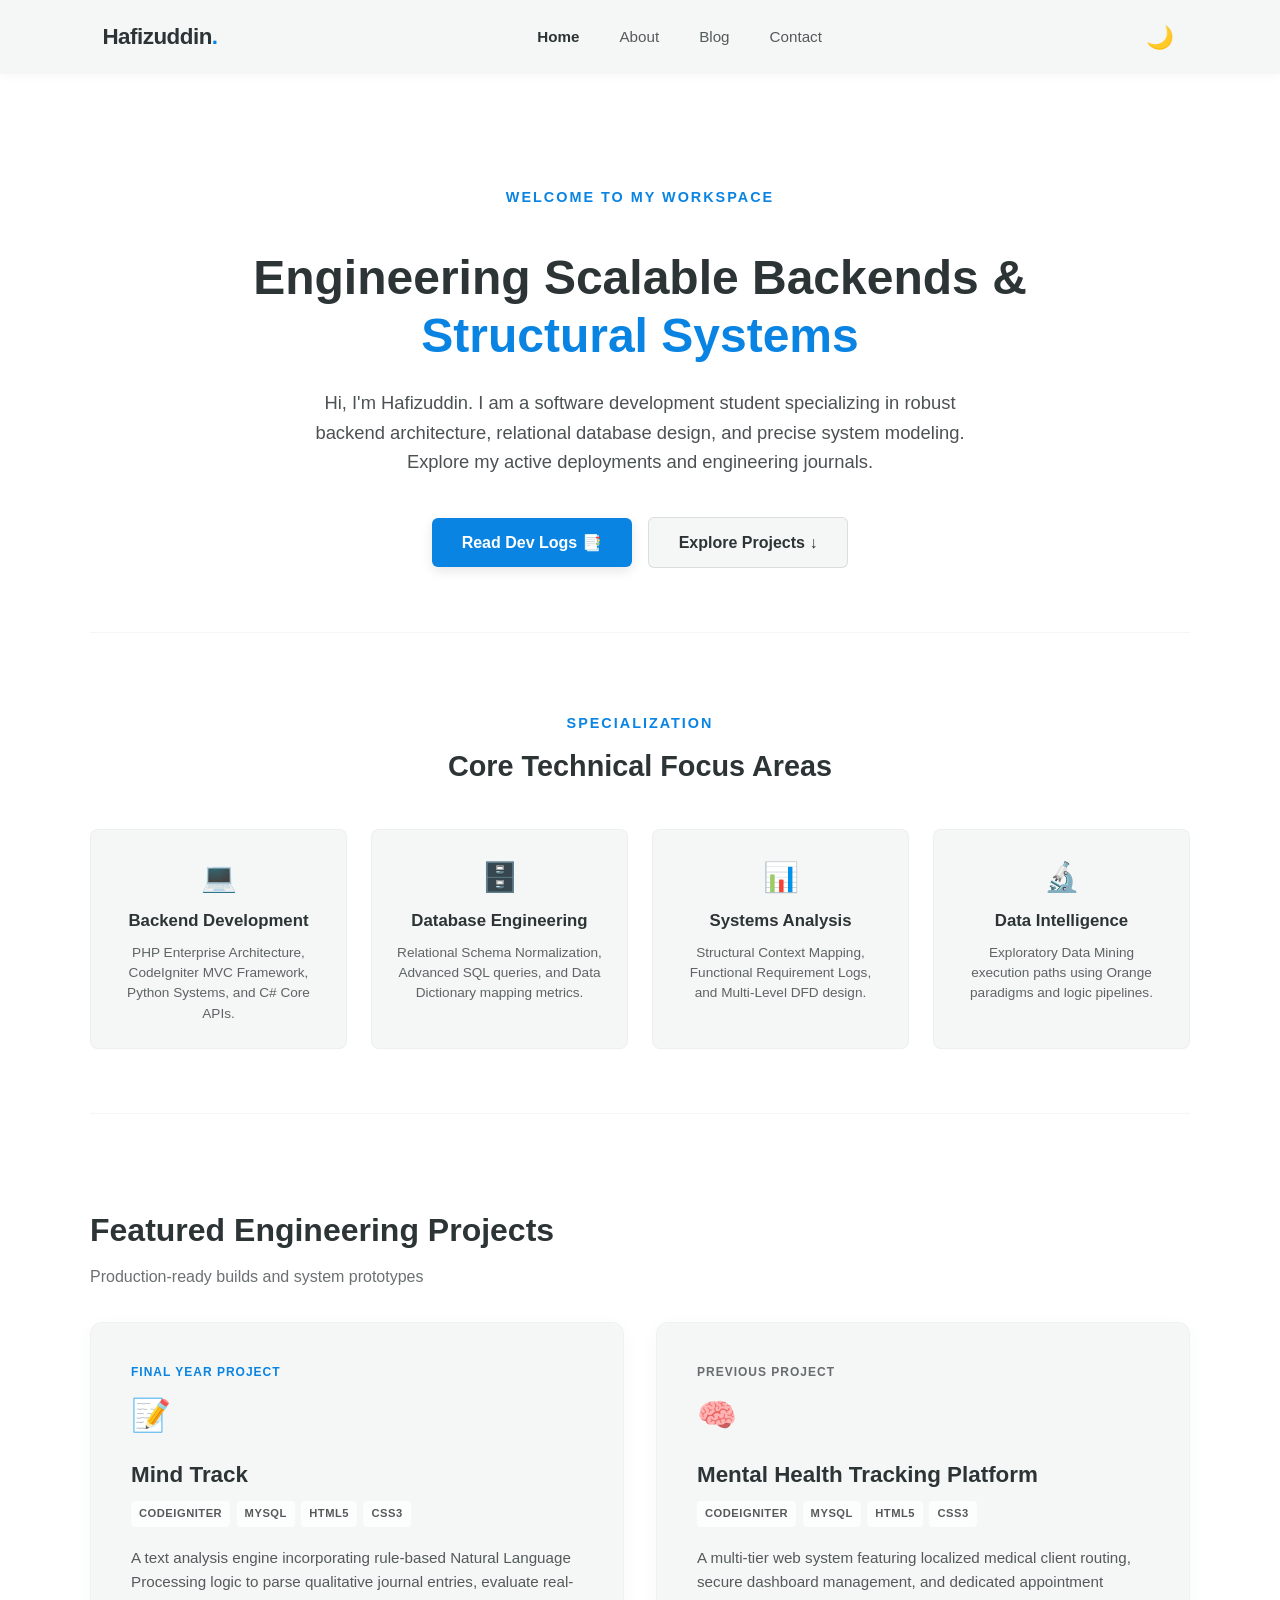
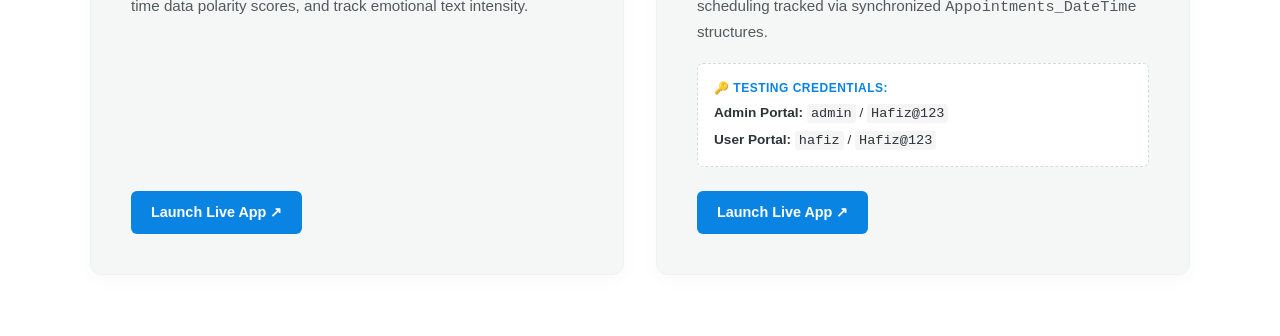
<file: index.html>
<!DOCTYPE html>
<html lang="en">
<head>
    <meta charset="UTF-8">
    <meta name="viewport" content="width=device-width, initial-scale=1.0">
    <title>Hafizuddin | Dev Portfolio</title>
    <link rel="stylesheet" href="css/style.css">
</head>
<body>

    <nav style="display: flex; justify-content: space-between; align-items: center; padding: 1.2rem 8%; background: var(--secondary-bg); box-shadow: 0 2px 10px rgba(0,0,0,0.03); position: sticky; top: 0; z-index: 1000;">
        <div class="logo" style="font-size: 1.4rem; font-weight: 800; letter-spacing: -0.5px;">
            Hafizuddin<span style="color: var(--accent-color);">.</span>
        </div>
        
        <ul class="nav-links" style="display: flex; list-style: none; gap: 2.5rem; margin: 0; padding: 0; align-items: center;">
            <li><a href="index.html" style="text-decoration: none; color: var(--text-color); font-weight: 600; font-size: 0.95rem; transition: color 0.2s;">Home</a></li>
            <li><a href="about.html" style="text-decoration: none; color: var(--text-color); font-weight: 500; font-size: 0.95rem; opacity: 0.8; transition: opacity 0.2s, color 0.2s;">About</a></li>
            <li><a href="blog.html" style="text-decoration: none; color: var(--text-color); font-weight: 500; font-size: 0.95rem; opacity: 0.8; transition: opacity 0.2s, color 0.2s;">Blog</a></li>
            <li><a href="contact.html" style="text-decoration: none; color: var(--text-color); font-weight: 500; font-size: 0.95rem; opacity: 0.8; transition: opacity 0.2s, color 0.2s;">Contact</a></li>
        </ul>
        
        <button id="theme-toggle" style="cursor:pointer; border:none; background:none; font-size:1.4rem; display: flex; align-items: center; justify-content: center; transition: transform 0.2s; padding: 4px;" onmouseover="this.style.transform='scale(1.1)'" onmouseout="this.style.transform='scale(1)'">🌙</button>
    </nav>

    <main style="max-width: 1100px; margin: 0 auto; padding: 4rem 5%;">
        
        <section class="hero" style="text-align: center; padding: 3rem 0 4rem 0; border-bottom: 1px solid var(--secondary-bg);">
            <span style="font-size: 0.9rem; text-transform: uppercase; letter-spacing: 2px; color: var(--accent-color); font-weight: bold; display: block; margin-bottom: 1rem;">
                Welcome to My Workspace
            </span>
            <h1 style="font-size: 3rem; line-height: 1.2; margin-bottom: 1.5rem; font-weight: 800;">
                Engineering Scalable Backends & <br><span style="color: var(--accent-color);">Structural Systems</span>
            </h1>
            <p style="max-width: 700px; margin: 0 auto 2.5rem auto; font-size: 1.15rem; line-height: 1.6; opacity: 0.85;">
                Hi, I'm Hafizuddin. I am a software development student specializing in robust backend architecture, relational database design, and precise system modeling. Explore my active deployments and engineering journals.
            </p>
            <div style="display: flex; gap: 1rem; justify-content: center; align-items: center;">
                <a href="blog.html" style="padding: 12px 30px; background: var(--accent-color); color: white; text-decoration: none; border-radius: 6px; font-weight: bold; box-shadow: 0 4px 12px rgba(0,0,0,0.1);">
                    Read Dev Logs 📑
                </a>
                <a href="#projects" style="padding: 12px 30px; background: var(--secondary-bg); color: var(--text-color); text-decoration: none; border-radius: 6px; font-weight: bold; border: 1px solid rgba(0,0,0,0.1);">
                    Explore Projects ↓
                </a>
            </div>
        </section>

        <section style="padding: 4rem 0; border-bottom: 1px solid var(--secondary-bg);">
            <div style="text-align: center; margin-bottom: 2.5rem;">
                <h3 style="font-size: 0.9rem; text-transform: uppercase; letter-spacing: 2px; color: var(--accent-color); font-weight: bold; margin-bottom: 0.5rem;">Specialization</h3>
                <h2 style="margin: 0; font-size: 1.8rem; font-weight: 700;">Core Technical Focus Areas</h2>
            </div>
            
            <div style="display: grid; grid-template-columns: repeat(auto-fit, minmax(220px, 1fr)); gap: 1.5rem;">
                <div style="background: var(--secondary-bg); padding: 1.5rem; border-radius: 8px; border: 1px solid rgba(0,0,0,0.03); text-align: center; transition: transform 0.2s, box-shadow 0.2s;" onmouseover="this.style.transform='translateY(-4px)'; this.style.boxShadow='0 10px 20px rgba(0,0,0,0.05)'" onmouseout="this.style.transform='translateY(0)'; this.style.boxShadow='none'">
                    <div style="font-size: 1.8rem; margin-bottom: 0.5rem;">💻</div>
                    <h4 style="margin: 0 0 0.5rem 0; font-size: 1.05rem; font-weight: 700;">Backend Development</h4>
                    <p style="margin: 0; font-size: 0.85rem; opacity: 0.75; line-height: 1.5;">PHP Enterprise Architecture, CodeIgniter MVC Framework, Python Systems, and C# Core APIs.</p>
                </div>

                <div style="background: var(--secondary-bg); padding: 1.5rem; border-radius: 8px; border: 1px solid rgba(0,0,0,0.03); text-align: center; transition: transform 0.2s, box-shadow 0.2s;" onmouseover="this.style.transform='translateY(-4px)'; this.style.boxShadow='0 10px 20px rgba(0,0,0,0.05)'" onmouseout="this.style.transform='translateY(0)'; this.style.boxShadow='none'">
                    <div style="font-size: 1.8rem; margin-bottom: 0.5rem;">🗄️</div>
                    <h4 style="margin: 0 0 0.5rem 0; font-size: 1.05rem; font-weight: 700;">Database Engineering</h4>
                    <p style="margin: 0; font-size: 0.85rem; opacity: 0.75; line-height: 1.5;">Relational Schema Normalization, Advanced SQL queries, and Data Dictionary mapping metrics.</p>
                </div>

                <div style="background: var(--secondary-bg); padding: 1.5rem; border-radius: 8px; border: 1px solid rgba(0,0,0,0.03); text-align: center; transition: transform 0.2s, box-shadow 0.2s;" onmouseover="this.style.transform='translateY(-4px)'; this.style.boxShadow='0 10px 20px rgba(0,0,0,0.05)'" onmouseout="this.style.transform='translateY(0)'; this.style.boxShadow='none'">
                    <div style="font-size: 1.8rem; margin-bottom: 0.5rem;">📊</div>
                    <h4 style="margin: 0 0 0.5rem 0; font-size: 1.05rem; font-weight: 700;">Systems Analysis</h4>
                    <p style="margin: 0; font-size: 0.85rem; opacity: 0.75; line-height: 1.5;">Structural Context Mapping, Functional Requirement Logs, and Multi-Level DFD design.</p>
                </div>

                <div style="background: var(--secondary-bg); padding: 1.5rem; border-radius: 8px; border: 1px solid rgba(0,0,0,0.03); text-align: center; transition: transform 0.2s, box-shadow 0.2s;" onmouseover="this.style.transform='translateY(-4px)'; this.style.boxShadow='0 10px 20px rgba(0,0,0,0.05)'" onmouseout="this.style.transform='translateY(0)'; this.style.boxShadow='none'">
                    <div style="font-size: 1.8rem; margin-bottom: 0.5rem;">🔬</div>
                    <h4 style="margin: 0 0 0.5rem 0; font-size: 1.05rem; font-weight: 700;">Data Intelligence</h4>
                    <p style="margin: 0; font-size: 0.85rem; opacity: 0.75; line-height: 1.5;">Exploratory Data Mining execution paths using Orange paradigms and logic pipelines.</p>
                </div>
            </div>
        </section>

        <section id="projects" style="margin-top: 4rem;">
            <div style="display: flex; justify-content: space-between; align-items: flex-end; margin-bottom: 2rem;">
                <div>
                    <h2 style="margin-bottom: 0.5rem; font-size: 2rem;">Featured Engineering Projects</h2>
                    <p style="margin: 0; opacity: 0.7;">Production-ready builds and system prototypes</p>
                </div>
            </div>

            <div style="display: grid; grid-template-columns: repeat(auto-fit, minmax(320px, 1fr)); gap: 2rem; text-align: left;">
                
                <div style="background: var(--secondary-bg); padding: 2.5rem; border-radius: 12px; box-shadow: 0 4px 20px rgba(0,0,0,0.03); display: flex; flex-direction: column; justify-content: space-between; border: 1px solid rgba(0,0,0,0.02);">
                    <div>
                        <span style="font-size: 0.75rem; text-transform: uppercase; letter-spacing: 1px; color: var(--accent-color); font-weight: 800; display: block; margin-bottom: 0.5rem;">Final Year Project</span>
                        <div style="font-size: 2rem; margin-bottom: 1rem;">📝</div>
                        <h3 style="margin: 0 0 0.5rem 0; font-size: 1.4rem;">Mind Track</h3>
                        
                        <div style="display: flex; flex-wrap: wrap; gap: 0.4rem; margin-bottom: 1.2rem;">
                            <span style="font-size: 0.7rem; font-weight: 700; background: var(--primary-bg); padding: 4px 8px; border-radius: 4px; opacity: 0.8; letter-spacing: 0.5px;">CODEIGNITER</span>
                            <span style="font-size: 0.7rem; font-weight: 700; background: var(--primary-bg); padding: 4px 8px; border-radius: 4px; opacity: 0.8; letter-spacing: 0.5px;">MYSQL</span>
                            <span style="font-size: 0.7rem; font-weight: 700; background: var(--primary-bg); padding: 4px 8px; border-radius: 4px; opacity: 0.8; letter-spacing: 0.5px;">HTML5</span>
                            <span style="font-size: 0.7rem; font-weight: 700; background: var(--primary-bg); padding: 4px 8px; border-radius: 4px; opacity: 0.8; letter-spacing: 0.5px;">CSS3</span>
                        </div>

                        <p style="font-size: 0.95rem; line-height: 1.6; opacity: 0.8; margin-bottom: 1.5rem;">
                            A text analysis engine incorporating rule-based Natural Language Processing logic to parse qualitative journal entries, evaluate real-time data polarity scores, and track emotional text intensity.
                        </p>
                    </div>
                    <div style="margin-top: auto;">
                        <a href="https://078132.unisza.work/mindtrack/" target="_blank" 
                           style="display: inline-block; padding: 10px 20px; background: var(--accent-color); color: white; text-decoration: none; border-radius: 6px; font-weight: bold; font-size: 0.9rem;">
                            Launch Live App ↗
                        </a>
                    </div>
                </div>

                <div style="background: var(--secondary-bg); padding: 2.5rem; border-radius: 12px; box-shadow: 0 4px 20px rgba(0,0,0,0.03); display: flex; flex-direction: column; justify-content: space-between; border: 1px solid rgba(0,0,0,0.02);">
                    <div>
                        <span style="font-size: 0.75rem; text-transform: uppercase; letter-spacing: 1px; opacity: 0.7; font-weight: 800; display: block; margin-bottom: 0.5rem;">Previous Project</span>
                        <div style="font-size: 2rem; margin-bottom: 1rem;">🧠</div>
                        <h3 style="margin: 0 0 0.5rem 0; font-size: 1.4rem;">Mental Health Tracking Platform</h3>
                        
                        <div style="display: flex; flex-wrap: wrap; gap: 0.4rem; margin-bottom: 1.2rem;">
                            <span style="font-size: 0.7rem; font-weight: 700; background: var(--primary-bg); padding: 4px 8px; border-radius: 4px; opacity: 0.8; letter-spacing: 0.5px;">CODEIGNITER</span>
                            <span style="font-size: 0.7rem; font-weight: 700; background: var(--primary-bg); padding: 4px 8px; border-radius: 4px; opacity: 0.8; letter-spacing: 0.5px;">MYSQL</span>
                            <span style="font-size: 0.7rem; font-weight: 700; background: var(--primary-bg); padding: 4px 8px; border-radius: 4px; opacity: 0.8; letter-spacing: 0.5px;">HTML5</span>
                            <span style="font-size: 0.7rem; font-weight: 700; background: var(--primary-bg); padding: 4px 8px; border-radius: 4px; opacity: 0.8; letter-spacing: 0.5px;">CSS3</span>
                        </div>

                        <p style="font-size: 0.95rem; line-height: 1.6; opacity: 0.8; margin-bottom: 1.2rem;">
                            A multi-tier web system featuring localized medical client routing, secure dashboard management, and dedicated appointment scheduling tracked via synchronized <code>Appointments_DateTime</code> structures.
                        </p>

                        <div style="background: var(--primary-bg); padding: 1rem; border-radius: 6px; border: 1px dashed rgba(0,0,0,0.15); margin-bottom: 1.5rem; font-size: 0.85rem; line-height: 1.4;">
                            <span style="font-weight: 700; color: var(--accent-color); display: block; margin-bottom: 0.4rem; text-transform: uppercase; letter-spacing: 0.5px; font-size: 0.75rem;">🔑 Testing Credentials:</span>
                            <div style="margin-bottom: 0.4rem;">
                                <strong>Admin Portal:</strong> <code style="background: rgba(0,0,0,0.04); padding: 2px 4px; border-radius: 3px;">admin</code> / <code style="background: rgba(0,0,0,0.04); padding: 2px 4px; border-radius: 3px;">Hafiz@123</code>
                            </div>
                            <div>
                                <strong>User Portal:</strong> <code style="background: rgba(0,0,0,0.04); padding: 2px 4px; border-radius: 3px;">hafiz</code> / <code style="background: rgba(0,0,0,0.04); padding: 2px 4px; border-radius: 3px;">Hafiz@123</code>
                            </div>
                        </div>
                    </div>
                    <div style="margin-top: auto;">
                        <a href="https://078132.unisza.work/mentalhealthtracker/" target="_blank" 
                           style="display: inline-block; padding: 10px 20px; background: var(--accent-color); color: white; text-decoration: none; border-radius: 6px; font-weight: bold; font-size: 0.9rem;">
                            Launch Live App ↗
                        </a>
                    </div>
                </div>

            </div>
        </section>

    </main>

    <script src="js/script.js"></script>
</body>
</html>
</file>
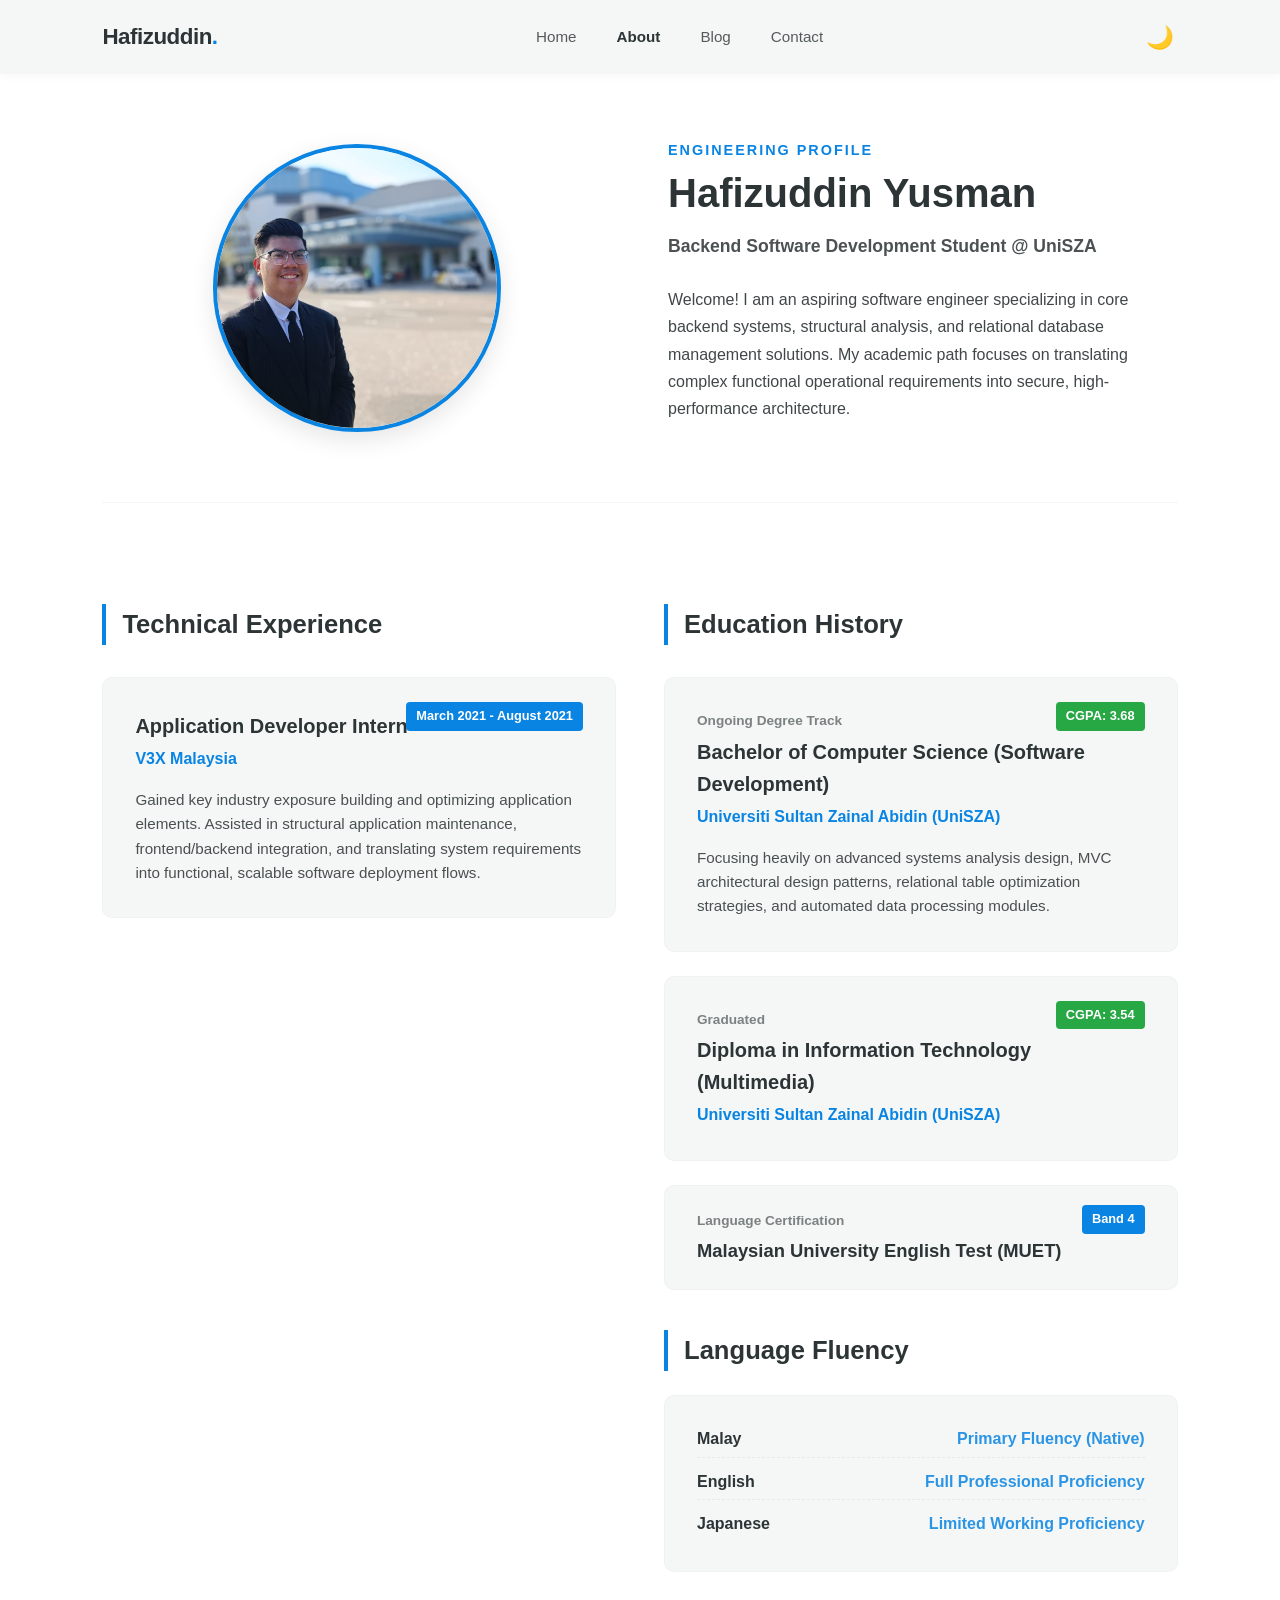
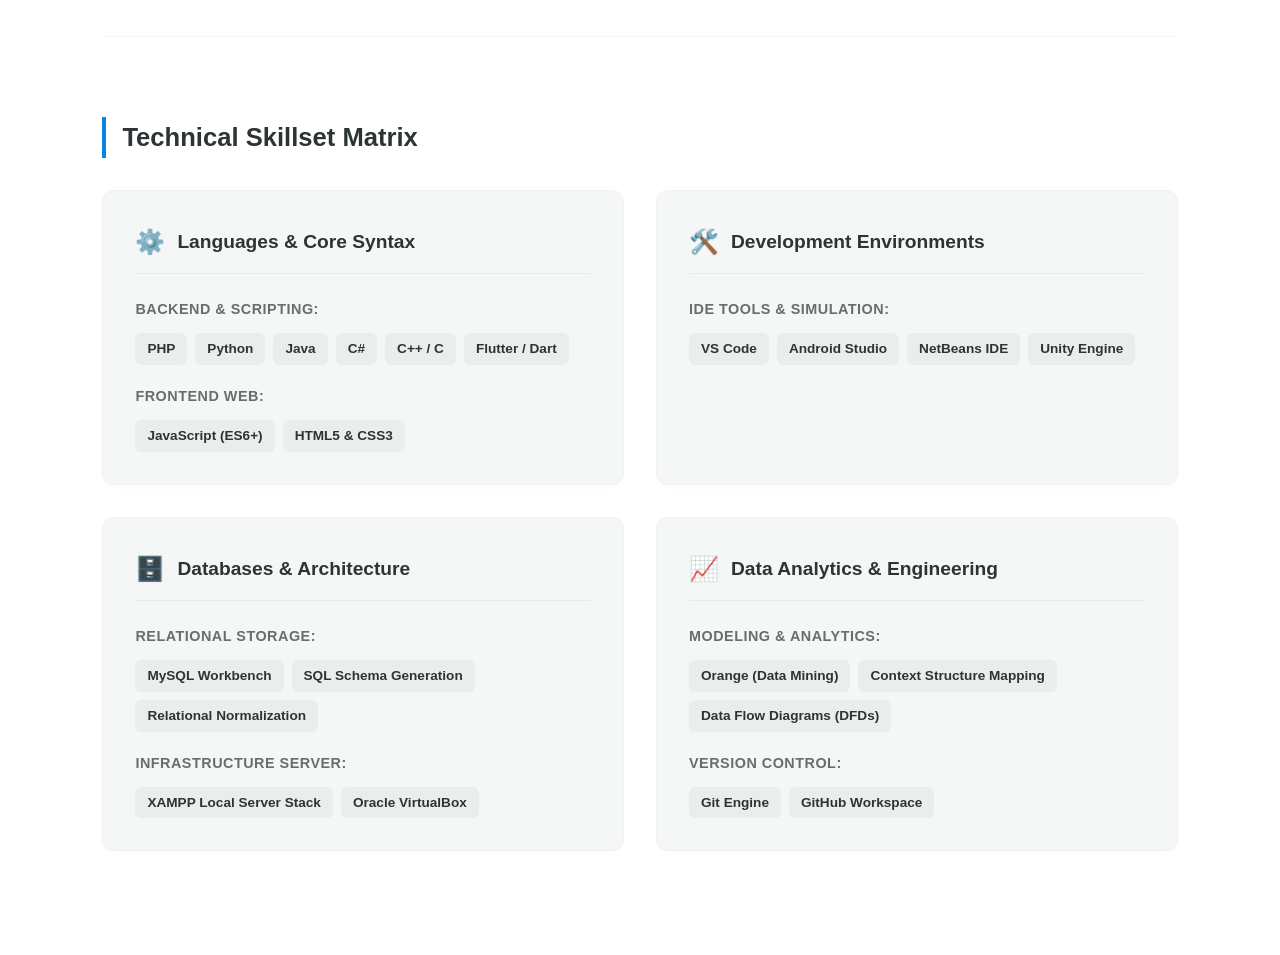
<file: about.html>
<!DOCTYPE html>
<html lang="en">
<head>
    <meta charset="UTF-8">
    <meta name="viewport" content="width=device-width, initial-scale=1.0">
    <title>Hafizuddin | About Me</title>
    <link rel="stylesheet" href="css/style.css">
</head>
<body>

    <nav style="display: flex; justify-content: space-between; align-items: center; padding: 1.2rem 8%; background: var(--secondary-bg); box-shadow: 0 2px 10px rgba(0,0,0,0.03); position: sticky; top: 0; z-index: 1000;">
        <div class="logo" style="font-size: 1.4rem; font-weight: 800; letter-spacing: -0.5px;">
            Hafizuddin<span style="color: var(--accent-color);">.</span>
        </div>
        
        <ul class="nav-links" style="display: flex; list-style: none; gap: 2.5rem; margin: 0; padding: 0; align-items: center;">
            <li><a href="index.html" style="text-decoration: none; color: var(--text-color); font-weight: 500; font-size: 0.95rem; opacity: 0.8; transition: opacity 0.2s, color 0.2s;">Home</a></li>
            <li><a href="about.html" style="text-decoration: none; color: var(--text-color); font-weight: 600; font-size: 0.95rem; transition: color 0.2s;">About</a></li>
            <li><a href="blog.html" style="text-decoration: none; color: var(--text-color); font-weight: 500; font-size: 0.95rem; opacity: 0.8; transition: opacity 0.2s, color 0.2s;">Blog</a></li>
            <li><a href="contact.html" style="text-decoration: none; color: var(--text-color); font-weight: 500; font-size: 0.95rem; opacity: 0.8; transition: opacity 0.2s, color 0.2s;">Contact</a></li>
        </ul>
        
        <button id="theme-toggle" style="cursor:pointer; border:none; background:none; font-size:1.4rem; display: flex; align-items: center; justify-content: center; transition: transform 0.2s; padding: 4px;" onmouseover="this.style.transform='scale(1.1)'" onmouseout="this.style.transform='scale(1)'">🌙</button>
    </nav>

    <main style="padding: 4rem 8%; max-width: 1100px; margin: 0 auto;">
        
        <section style="display: grid; grid-template-columns: repeat(auto-fit, minmax(300px, 1fr)); gap: 3.5rem; align-items: center; margin-bottom: 5rem; border-bottom: 1px solid var(--secondary-bg); padding-bottom: 4rem;">
            
            <div style="text-align: center;">
                <div style="width: 280px; height: 280px; margin: 0 auto; border-radius: 50%; overflow: hidden; border: 4px solid var(--accent-color); box-shadow: 0 8px 24px rgba(0,0,0,0.1); background: var(--secondary-bg); display: flex; align-items: center; justify-content: center;">
                    <img src="profile.jpeg" alt="Hafizuddin Profile Picture" style="width: 100%; height: 100%; object-fit: cover; onerror: this.style.display='none';">
                </div>
            </div>

            <div style="line-height: 1.7; font-size: 1.05rem;">
                <span style="font-size: 0.9rem; text-transform: uppercase; letter-spacing: 2px; color: var(--accent-color); font-weight: bold; display: block; margin-bottom: 0.5rem;">Engineering Profile</span>
                <h1 style="font-size: 2.5rem; font-weight: 800; margin: 0 0 1rem 0; line-height: 1.1;">Hafizuddin Yusman</h1>
                <p style="font-size: 1.1rem; color: var(--text-color); font-weight: 600; margin-bottom: 1.5rem; opacity: 0.85;">
                    Backend Software Development Student @ UniSZA
                </p>
                <p style="margin-bottom: 1rem; opacity: 0.9; font-size: 1rem;">
                    Welcome! I am an aspiring software engineer specializing in core backend systems, structural analysis, and relational database management solutions. My academic path focuses on translating complex functional operational requirements into secure, high-performance architecture.
                </p>
            </div>
        </section>

        <section style="display: grid; grid-template-columns: repeat(auto-fit, minmax(450px, 1fr)); gap: 3rem; margin-bottom: 5rem; border-bottom: 1px solid var(--secondary-bg); padding-bottom: 4rem;">
            
            <div>
                <h2 style="font-size: 1.6rem; margin-bottom: 2rem; font-weight: 700; border-left: 4px solid var(--accent-color); padding-left: 1rem;">Technical Experience</h2>
                
                <div style="background: var(--secondary-bg); padding: 2rem; border-radius: 10px; border: 1px solid rgba(0,0,0,0.02); position: relative; margin-bottom: 1.5rem;">
                    <span style="font-size: 0.8rem; background: var(--accent-color); color: white; padding: 4px 10px; border-radius: 4px; font-weight: bold; position: absolute; top: 1.5rem; right: 2rem;">March 2021 - August 2021</span>
                    <h3 style="margin: 0 0 0.25rem 0; font-size: 1.25rem;">Application Developer Intern</h3>
                    <h4 style="margin: 0 0 1rem 0; font-size: 1rem; color: var(--accent-color); font-weight: 600;">V3X Malaysia</h4>
                    <p style="margin: 0; font-size: 0.95rem; opacity: 0.85; line-height: 1.6;">
                        Gained key industry exposure building and optimizing application elements. Assisted in structural application maintenance, frontend/backend integration, and translating system requirements into functional, scalable software deployment flows.
                    </p>
                </div>
            </div>

            <div>
                <h2 style="font-size: 1.6rem; margin-bottom: 2rem; font-weight: 700; border-left: 4px solid var(--accent-color); padding-left: 1rem;">Education History</h2>
                
                <div style="background: var(--secondary-bg); padding: 2rem; border-radius: 10px; border: 1px solid rgba(0,0,0,0.02); margin-bottom: 1.5rem; position: relative;">
                    <span style="font-size: 0.8rem; background: #28a745; color: white; padding: 4px 10px; border-radius: 4px; font-weight: bold; position: absolute; top: 1.5rem; right: 2rem;">CGPA: 3.68</span>
                    <span style="font-size: 0.85rem; opacity: 0.6; font-weight: bold; display: block; margin-bottom: 0.25rem;">Ongoing Degree Track</span>
                    <h3 style="margin: 0 0 0.25rem 0; font-size: 1.25rem;">Bachelor of Computer Science (Software Development)</h3>
                    <h4 style="margin: 0 0 1rem 0; font-size: 1rem; color: var(--accent-color); font-weight: 600;">Universiti Sultan Zainal Abidin (UniSZA)</h4>
                    <p style="margin: 0; font-size: 0.95rem; opacity: 0.85; line-height: 1.6;">
                        Focusing heavily on advanced systems analysis design, MVC architectural design patterns, relational table optimization strategies, and automated data processing modules.
                    </p>
                </div>

                <div style="background: var(--secondary-bg); padding: 2rem; border-radius: 10px; border: 1px solid rgba(0,0,0,0.02); margin-bottom: 1.5rem; position: relative;">
                    <span style="font-size: 0.8rem; background: #28a745; color: white; padding: 4px 10px; border-radius: 4px; font-weight: bold; position: absolute; top: 1.5rem; right: 2rem;">CGPA: 3.54</span>
                    <span style="font-size: 0.85rem; opacity: 0.6; font-weight: bold; display: block; margin-bottom: 0.25rem;">Graduated</span>
                    <h3 style="margin: 0 0 0.25rem 0; font-size: 1.25rem;">Diploma in Information Technology (Multimedia)</h3>
                    <h4 style="margin: 0; font-size: 1rem; color: var(--accent-color); font-weight: 600;">Universiti Sultan Zainal Abidin (UniSZA)</h4>
                </div>

                <div style="background: var(--secondary-bg); padding: 1.5rem 2rem; border-radius: 10px; border: 1px solid rgba(0,0,0,0.02); position: relative; margin-bottom: 2.5rem;">
                    <span style="font-size: 0.8rem; background: var(--accent-color); color: white; padding: 4px 10px; border-radius: 4px; font-weight: bold; position: absolute; top: 1.2rem; right: 2rem;">Band 4</span>
                    <span style="font-size: 0.85rem; opacity: 0.6; font-weight: bold; display: block; margin-bottom: 0.25rem;">Language Certification</span>
                    <h3 style="margin: 0; font-size: 1.15rem; font-weight: 700;">Malaysian University English Test (MUET)</h3>
                </div>

                <h2 style="font-size: 1.6rem; margin-bottom: 1.5rem; font-weight: 700; border-left: 4px solid var(--accent-color); padding-left: 1rem;">Language Fluency</h2>
                <div style="background: var(--secondary-bg); padding: 2rem; border-radius: 10px; border: 1px solid rgba(0,0,0,0.02);">
                    <div style="display: flex; flex-direction: column; gap: 0.8rem; font-size: 1rem; line-height: 1.4;">
                        <div style="display: flex; justify-content: space-between; border-bottom: 1px dashed rgba(0,0,0,0.05); padding-bottom: 0.4rem;">
                            <strong>Malay</strong> 
                            <span style="opacity: 0.85; font-weight: 600; color: var(--accent-color);">Primary Fluency (Native)</span>
                        </div>
                        <div style="display: flex; justify-content: space-between; border-bottom: 1px dashed rgba(0,0,0,0.05); padding-bottom: 0.4rem;">
                            <strong>English</strong> 
                            <span style="opacity: 0.85; font-weight: 600; color: var(--accent-color);">Full Professional Proficiency</span>
                        </div>
                        <div style="display: flex; justify-content: space-between; padding-bottom: 0.2rem;">
                            <strong>Japanese</strong> 
                            <span style="opacity: 0.85; font-weight: 600; color: var(--accent-color);">Limited Working Proficiency</span>
                        </div>
                    </div>
                </div>

            </div>
        </section>

        <section class="skills-section" style="margin-bottom: 2.5rem;">
            <h2 style="font-size: 1.6rem; margin-bottom: 2rem; font-weight: 700; border-left: 4px solid var(--accent-color); padding-left: 1rem;">Technical Skillset Matrix</h2>
            
            <div style="display: grid; grid-template-columns: repeat(auto-fit, minmax(450px, 1fr)); gap: 2rem;">
                
                <div style="background: var(--secondary-bg); padding: 2rem; border-radius: 12px; border: 1px solid rgba(0,0,0,0.02); box-shadow: 0 4px 12px rgba(0,0,0,0.01);">
                    <div style="display: flex; align-items: center; gap: 0.75rem; margin-bottom: 1.5rem; border-bottom: 1px solid rgba(0,0,0,0.05); padding-bottom: 0.75rem;">
                        <span style="font-size: 1.5rem;">⚙️</span>
                        <h3 style="margin: 0; font-size: 1.2rem; font-weight: 700;">Languages & Core Syntax</h3>
                    </div>
                    <div style="display: flex; flex-wrap: wrap; gap: 0.5rem; line-height: 1.6;">
                        <strong style="width: 100%; margin-bottom: 0.25rem; font-size: 0.9rem; opacity: 0.7; text-transform: uppercase; letter-spacing: 0.5px;">Backend & Scripting:</strong>
                        <span style="background: rgba(0,0,0,0.04); padding: 5px 12px; border-radius: 6px; font-size: 0.85rem; font-weight: 600;">PHP</span>
                        <span style="background: rgba(0,0,0,0.04); padding: 5px 12px; border-radius: 6px; font-size: 0.85rem; font-weight: 600;">Python</span>
                        <span style="background: rgba(0,0,0,0.04); padding: 5px 12px; border-radius: 6px; font-size: 0.85rem; font-weight: 600;">Java</span>
                        <span style="background: rgba(0,0,0,0.04); padding: 5px 12px; border-radius: 6px; font-size: 0.85rem; font-weight: 600;">C#</span>
                        <span style="background: rgba(0,0,0,0.04); padding: 5px 12px; border-radius: 6px; font-size: 0.85rem; font-weight: 600;">C++ / C</span>
                        <span style="background: rgba(0,0,0,0.04); padding: 5px 12px; border-radius: 6px; font-size: 0.85rem; font-weight: 600;">Flutter / Dart</span>
                        
                        <strong style="width: 100%; margin: 0.75rem 0 0.25rem 0; font-size: 0.9rem; opacity: 0.7; text-transform: uppercase; letter-spacing: 0.5px;">Frontend Web:</strong>
                        <span style="background: rgba(0,0,0,0.04); padding: 5px 12px; border-radius: 6px; font-size: 0.85rem; font-weight: 600;">JavaScript (ES6+)</span>
                        <span style="background: rgba(0,0,0,0.04); padding: 5px 12px; border-radius: 6px; font-size: 0.85rem; font-weight: 600;">HTML5 & CSS3</span>
                    </div>
                </div>

                <div style="background: var(--secondary-bg); padding: 2rem; border-radius: 12px; border: 1px solid rgba(0,0,0,0.02); box-shadow: 0 4px 12px rgba(0,0,0,0.01);">
                    <div style="display: flex; align-items: center; gap: 0.75rem; margin-bottom: 1.5rem; border-bottom: 1px solid rgba(0,0,0,0.05); padding-bottom: 0.75rem;">
                        <span style="font-size: 1.5rem;">🛠️</span>
                        <h3 style="margin: 0; font-size: 1.2rem; font-weight: 700;">Development Environments</h3>
                    </div>
                    <div style="display: flex; flex-wrap: wrap; gap: 0.5rem;">
                        <strong style="width: 100%; margin-bottom: 0.25rem; font-size: 0.9rem; opacity: 0.7; text-transform: uppercase; letter-spacing: 0.5px;">IDE Tools & Simulation:</strong>
                        <span style="background: rgba(0,0,0,0.04); padding: 5px 12px; border-radius: 6px; font-size: 0.85rem; font-weight: 600;">VS Code</span>
                        <span style="background: rgba(0,0,0,0.04); padding: 5px 12px; border-radius: 6px; font-size: 0.85rem; font-weight: 600;">Android Studio</span>
                        <span style="background: rgba(0,0,0,0.04); padding: 5px 12px; border-radius: 6px; font-size: 0.85rem; font-weight: 600;">NetBeans IDE</span>
                        <span style="background: rgba(0,0,0,0.04); padding: 5px 12px; border-radius: 6px; font-size: 0.85rem; font-weight: 600;">Unity Engine</span>
                    </div>
                </div>

                <div style="background: var(--secondary-bg); padding: 2rem; border-radius: 12px; border: 1px solid rgba(0,0,0,0.02); box-shadow: 0 4px 12px rgba(0,0,0,0.01);">
                    <div style="display: flex; align-items: center; gap: 0.75rem; margin-bottom: 1.5rem; border-bottom: 1px solid rgba(0,0,0,0.05); padding-bottom: 0.75rem;">
                        <span style="font-size: 1.5rem;">🗄️</span>
                        <h3 style="margin: 0; font-size: 1.2rem; font-weight: 700;">Databases & Architecture</h3>
                    </div>
                    <div style="display: flex; flex-wrap: wrap; gap: 0.5rem;">
                        <strong style="width: 100%; margin-bottom: 0.25rem; font-size: 0.9rem; opacity: 0.7; text-transform: uppercase; letter-spacing: 0.5px;">Relational Storage:</strong>
                        <span style="background: rgba(0,0,0,0.04); padding: 5px 12px; border-radius: 6px; font-size: 0.85rem; font-weight: 600;">MySQL Workbench</span>
                        <span style="background: rgba(0,0,0,0.04); padding: 5px 12px; border-radius: 6px; font-size: 0.85rem; font-weight: 600;">SQL Schema Generation</span>
                        <span style="background: rgba(0,0,0,0.04); padding: 5px 12px; border-radius: 6px; font-size: 0.85rem; font-weight: 600;">Relational Normalization</span>
                        
                        <strong style="width: 100%; margin: 0.75rem 0 0.25rem 0; font-size: 0.9rem; opacity: 0.7; text-transform: uppercase; letter-spacing: 0.5px;">Infrastructure Server:</strong>
                        <span style="background: rgba(0,0,0,0.04); padding: 5px 12px; border-radius: 6px; font-size: 0.85rem; font-weight: 600;">XAMPP Local Server Stack</span>
                        <span style="background: rgba(0,0,0,0.04); padding: 5px 12px; border-radius: 6px; font-size: 0.85rem; font-weight: 600;">Oracle VirtualBox</span>
                    </div>
                </div>

                <div style="background: var(--secondary-bg); padding: 2rem; border-radius: 12px; border: 1px solid rgba(0,0,0,0.02); box-shadow: 0 4px 12px rgba(0,0,0,0.01);">
                    <div style="display: flex; align-items: center; gap: 0.75rem; margin-bottom: 1.5rem; border-bottom: 1px solid rgba(0,0,0,0.05); padding-bottom: 0.75rem;">
                        <span style="font-size: 1.5rem;">📈</span>
                        <h3 style="margin: 0; font-size: 1.2rem; font-weight: 700;">Data Analytics & Engineering</h3>
                    </div>
                    <div style="display: flex; flex-wrap: wrap; gap: 0.5rem;">
                        <strong style="width: 100%; margin-bottom: 0.25rem; font-size: 0.9rem; opacity: 0.7; text-transform: uppercase; letter-spacing: 0.5px;">Modeling & Analytics:</strong>
                        <span style="background: rgba(0,0,0,0.04); padding: 5px 12px; border-radius: 6px; font-size: 0.85rem; font-weight: 600;">Orange (Data Mining)</span>
                        <span style="background: rgba(0,0,0,0.04); padding: 5px 12px; border-radius: 6px; font-size: 0.85rem; font-weight: 600;">Context Structure Mapping</span>
                        <span style="background: rgba(0,0,0,0.04); padding: 5px 12px; border-radius: 6px; font-size: 0.85rem; font-weight: 600;">Data Flow Diagrams (DFDs)</span>
                        
                        <strong style="width: 100%; margin: 0.75rem 0 0.25rem 0; font-size: 0.9rem; opacity: 0.7; text-transform: uppercase; letter-spacing: 0.5px;">Version Control:</strong>
                        <span style="background: rgba(0,0,0,0.04); padding: 5px 12px; border-radius: 6px; font-size: 0.85rem; font-weight: 600;">Git Engine</span>
                        <span style="background: rgba(0,0,0,0.04); padding: 5px 12px; border-radius: 6px; font-size: 0.85rem; font-weight: 600;">GitHub Workspace</span>
                    </div>
                </div>

            </div>
        </section>
    </main>

    <script src="js/script.js"></script>
</body>
</html>
</file>
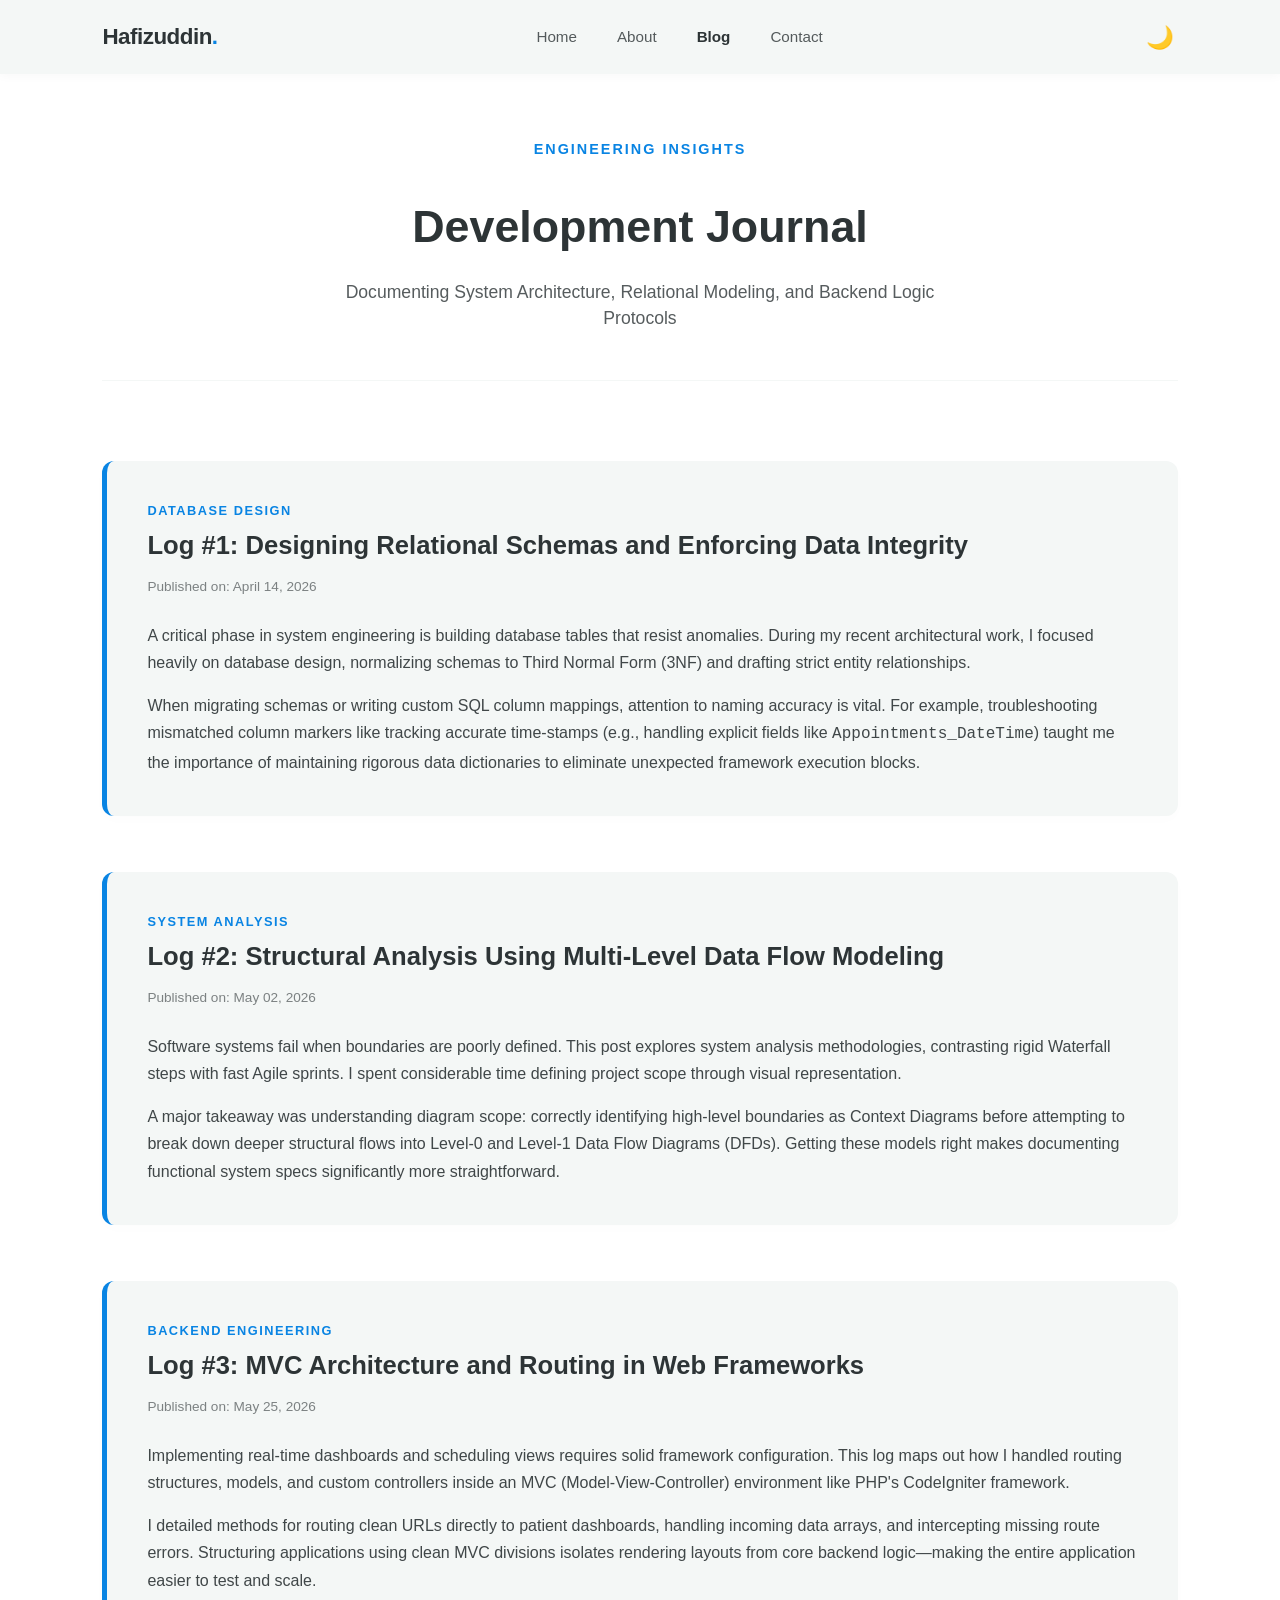
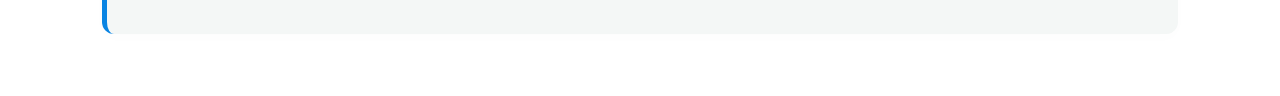
<file: blog.html>
<!DOCTYPE html>
<html lang="en">
<head>
    <meta charset="UTF-8">
    <meta name="viewport" content="width=device-width, initial-scale=1.0">
    <title>Hafizuddin | Dev Journal</title>
    <link rel="stylesheet" href="css/style.css">
</head>
<body>

    <nav style="display: flex; justify-content: space-between; align-items: center; padding: 1.2rem 8%; background: var(--secondary-bg); box-shadow: 0 2px 10px rgba(0,0,0,0.03); position: sticky; top: 0; z-index: 1000;">
        <div class="logo" style="font-size: 1.4rem; font-weight: 800; letter-spacing: -0.5px;">
            Hafizuddin<span style="color: var(--accent-color);">.</span>
        </div>
        
        <ul class="nav-links" style="display: flex; list-style: none; gap: 2.5rem; margin: 0; padding: 0; align-items: center;">
            <li><a href="index.html" style="text-decoration: none; color: var(--text-color); font-weight: 500; font-size: 0.95rem; opacity: 0.8; transition: opacity 0.2s, color 0.2s;">Home</a></li>
            <li><a href="about.html" style="text-decoration: none; color: var(--text-color); font-weight: 500; font-size: 0.95rem; opacity: 0.8; transition: opacity 0.2s, color 0.2s;">About</a></li>
            <li><a href="blog.html" style="text-decoration: none; color: var(--text-color); font-weight: 600; font-size: 0.95rem; transition: color 0.2s;">Blog</a></li>
            <li><a href="contact.html" style="text-decoration: none; color: var(--text-color); font-weight: 500; font-size: 0.95rem; opacity: 0.8; transition: opacity 0.2s, color 0.2s;">Contact</a></li>
        </ul>
        
        <button id="theme-toggle" style="cursor:pointer; border:none; background:none; font-size:1.4rem; display: flex; align-items: center; justify-content: center; transition: transform 0.2s; padding: 4px;" onmouseover="this.style.transform='scale(1.1)'" onmouseout="this.style.transform='scale(1)'">🌙</button>
    </nav>

    <main style="padding: 4rem 8%; max-width: 1100px; margin: 0 auto;">
        
        <header style="text-align: center; margin-bottom: 5rem; border-bottom: 1px solid var(--secondary-bg); padding-bottom: 3rem;">
            <span style="font-size: 0.9rem; text-transform: uppercase; letter-spacing: 2px; color: var(--accent-color); font-weight: bold; display: block; margin-bottom: 1rem;">Engineering Insights</span>
            <h1 style="font-size: 2.8rem; font-weight: 800; margin-bottom: 1rem;">Development Journal</h1>
            <p style="max-width: 600px; margin: 0 auto; font-size: 1.1rem; opacity: 0.8; line-height: 1.5;">
                Documenting System Architecture, Relational Modeling, and Backend Logic Protocols
            </p>
        </header>

        <div style="display: flex; flex-direction: column; gap: 3.5rem;">

            <article style="background: var(--secondary-bg); padding: 2.5rem; border-radius: 12px; border-left: 5px solid var(--accent-color); box-shadow: 0 4px 15px rgba(0,0,0,0.01); transition: transform 0.2s;" onmouseover="this.style.transform='translateX(4px)'" onmouseout="this.style.transform='translateX(0)'">
                <span style="font-size: 0.8rem; text-transform: uppercase; letter-spacing: 1.5px; color: var(--accent-color); font-weight: 700; display: block; margin-bottom: 0.5rem;">Database Design</span>
                <h2 style="margin: 0 0 0.5rem 0; font-size: 1.6rem; font-weight: 800; line-height: 1.3;">Log #1: Designing Relational Schemas and Enforcing Data Integrity</h2>
                <p style="font-size: 0.85rem; margin-bottom: 1.5rem; opacity: 0.6; font-weight: 500;">Published on: April 14, 2026</p>
                <div style="line-height: 1.7; opacity: 0.9; font-size: 1rem; display: flex; flex-direction: column; gap: 1rem;">
                    <p style="margin: 0;">
                        A critical phase in system engineering is building database tables that resist anomalies. During my recent architectural work, I focused heavily on database design, normalizing schemas to Third Normal Form (3NF) and drafting strict entity relationships. 
                    </p>
                    <p style="margin: 0;">
                        When migrating schemas or writing custom SQL column mappings, attention to naming accuracy is vital. For example, troubleshooting mismatched column markers like tracking accurate time-stamps (e.g., handling explicit fields like <code>Appointments_DateTime</code>) taught me the importance of maintaining rigorous data dictionaries to eliminate unexpected framework execution blocks.
                    </p>
                </div>
            </article>

            <article style="background: var(--secondary-bg); padding: 2.5rem; border-radius: 12px; border-left: 5px solid var(--accent-color); box-shadow: 0 4px 15px rgba(0,0,0,0.01); transition: transform 0.2s;" onmouseover="this.style.transform='translateX(4px)'" onmouseout="this.style.transform='translateX(0)'">
                <span style="font-size: 0.8rem; text-transform: uppercase; letter-spacing: 1.5px; color: var(--accent-color); font-weight: 700; display: block; margin-bottom: 0.5rem;">System Analysis</span>
                <h2 style="margin: 0 0 0.5rem 0; font-size: 1.6rem; font-weight: 800; line-height: 1.3;">Log #2: Structural Analysis Using Multi-Level Data Flow Modeling</h2>
                <p style="font-size: 0.85rem; margin-bottom: 1.5rem; opacity: 0.6; font-weight: 500;">Published on: May 02, 2026</p>
                <div style="line-height: 1.7; opacity: 0.9; font-size: 1rem; display: flex; flex-direction: column; gap: 1rem;">
                    <p style="margin: 0;">
                        Software systems fail when boundaries are poorly defined. This post explores system analysis methodologies, contrasting rigid Waterfall steps with fast Agile sprints. I spent considerable time defining project scope through visual representation.
                    </p>
                    <p style="margin: 0;">
                        A major takeaway was understanding diagram scope: correctly identifying high-level boundaries as Context Diagrams before attempting to break down deeper structural flows into Level-0 and Level-1 Data Flow Diagrams (DFDs). Getting these models right makes documenting functional system specs significantly more straightforward.
                    </p>
                </div>
            </article>

            <article style="background: var(--secondary-bg); padding: 2.5rem; border-radius: 12px; border-left: 5px solid var(--accent-color); box-shadow: 0 4px 15px rgba(0,0,0,0.01); transition: transform 0.2s;" onmouseover="this.style.transform='translateX(4px)'" onmouseout="this.style.transform='translateX(0)'">
                <span style="font-size: 0.8rem; text-transform: uppercase; letter-spacing: 1.5px; color: var(--accent-color); font-weight: 700; display: block; margin-bottom: 0.5rem;">Backend Engineering</span>
                <h2 style="margin: 0 0 0.5rem 0; font-size: 1.6rem; font-weight: 800; line-height: 1.3;">Log #3: MVC Architecture and Routing in Web Frameworks</h2>
                <p style="font-size: 0.85rem; margin-bottom: 1.5rem; opacity: 0.6; font-weight: 500;">Published on: May 25, 2026</p>
                <div style="line-height: 1.7; opacity: 0.9; font-size: 1rem; display: flex; flex-direction: column; gap: 1rem;">
                    <p style="margin: 0;">
                        Implementing real-time dashboards and scheduling views requires solid framework configuration. This log maps out how I handled routing structures, models, and custom controllers inside an MVC (Model-View-Controller) environment like PHP's CodeIgniter framework.
                    </p>
                    <p style="margin: 0;">
                        I detailed methods for routing clean URLs directly to patient dashboards, handling incoming data arrays, and intercepting missing route errors. Structuring applications using clean MVC divisions isolates rendering layouts from core backend logic—making the entire application easier to test and scale.
                    </p>
                </div>
            </article>

        </div>
    </main>

    <script src="js/script.js"></script>
</body>
</html>
</file>
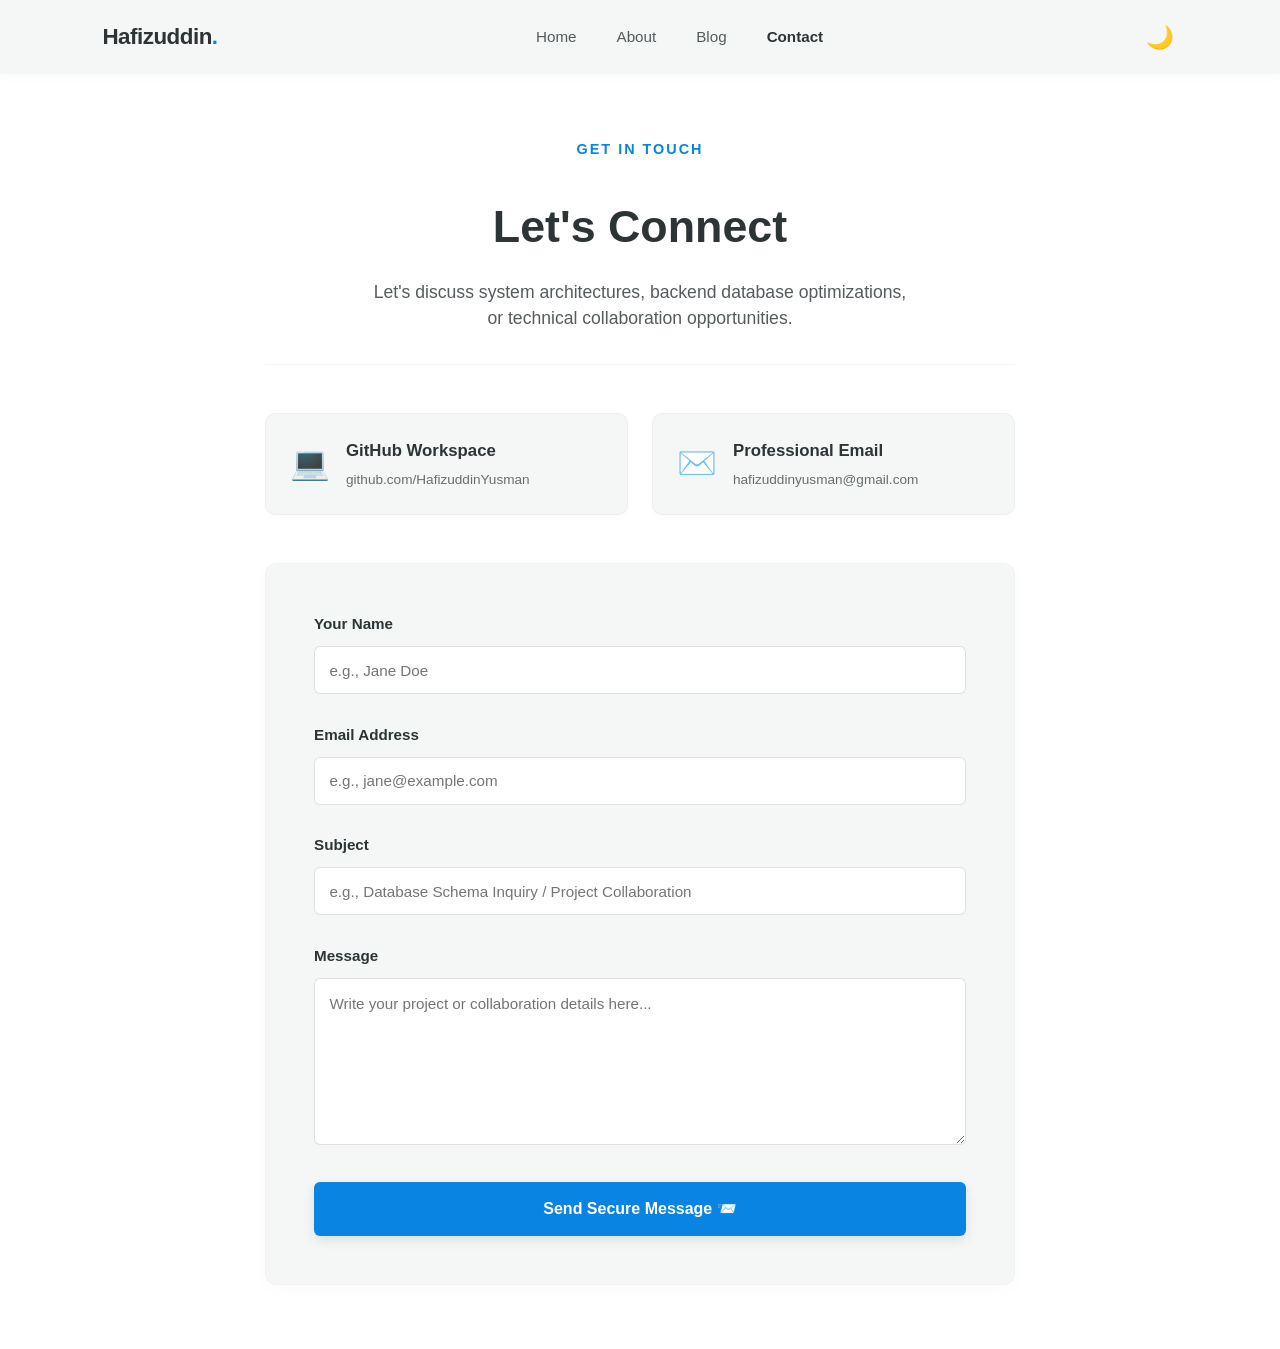
<file: contact.html>
<!DOCTYPE html>
<html lang="en">
<head>
    <meta charset="UTF-8">
    <meta name="viewport" content="width=device-width, initial-scale=1.0">
    <title>Hafizuddin | Contact</title>
    <link rel="stylesheet" href="css/style.css">
</head>
<body>

    <nav style="display: flex; justify-content: space-between; align-items: center; padding: 1.2rem 8%; background: var(--secondary-bg); box-shadow: 0 2px 10px rgba(0,0,0,0.03); position: sticky; top: 0; z-index: 1000;">
        <div class="logo" style="font-size: 1.4rem; font-weight: 800; letter-spacing: -0.5px;">
            Hafizuddin<span style="color: var(--accent-color);">.</span>
        </div>
        
        <ul class="nav-links" style="display: flex; list-style: none; gap: 2.5rem; margin: 0; padding: 0; align-items: center;">
            <li><a href="index.html" style="text-decoration: none; color: var(--text-color); font-weight: 500; font-size: 0.95rem; opacity: 0.8; transition: opacity 0.2s, color 0.2s;">Home</a></li>
            <li><a href="about.html" style="text-decoration: none; color: var(--text-color); font-weight: 500; font-size: 0.95rem; opacity: 0.8; transition: opacity 0.2s, color 0.2s;">About</a></li>
            <li><a href="blog.html" style="text-decoration: none; color: var(--text-color); font-weight: 500; font-size: 0.95rem; opacity: 0.8; transition: opacity 0.2s, color 0.2s;">Blog</a></li>
            <li><a href="contact.html" style="text-decoration: none; color: var(--text-color); font-weight: 600; font-size: 0.95rem; transition: color 0.2s;">Contact</a></li>
        </ul>
        
        <button id="theme-toggle" style="cursor:pointer; border:none; background:none; font-size:1.4rem; display: flex; align-items: center; justify-content: center; transition: transform 0.2s; padding: 4px;" onmouseover="this.style.transform='scale(1.1)'" onmouseout="this.style.transform='scale(1)'">🌙</button>
    </nav>

    <main style="padding: 4rem 6%; max-width: 750px; margin: 0 auto;">
        
        <header style="text-align: center; margin-bottom: 3rem; border-bottom: 1px solid var(--secondary-bg); padding-bottom: 2rem;">
            <span style="font-size: 0.9rem; text-transform: uppercase; letter-spacing: 2px; color: var(--accent-color); font-weight: bold; display: block; margin-bottom: 1rem;">Get In Touch</span>
            <h1 style="font-size: 2.8rem; font-weight: 800; margin-bottom: 1rem;">Let's Connect</h1>
            <p style="font-size: 1.1rem; opacity: 0.8; line-height: 1.5; max-width: 550px; margin: 0 auto;">
                Let's discuss system architectures, backend database optimizations, or technical collaboration opportunities.
            </p>
        </header>

        <div style="display: grid; grid-template-columns: repeat(auto-fit, minmax(280px, 1fr)); gap: 1.5rem; margin-bottom: 3rem;">
            
            <a href="https://github.com/HafizuddinYusman" target="_blank" style="text-decoration: none; color: inherit; background: var(--secondary-bg); padding: 1.5rem; border-radius: 10px; display: flex; align-items: center; gap: 1rem; border: 1px solid rgba(0,0,0,0.03); box-shadow: 0 4px 10px rgba(0,0,0,0.01); transition: transform 0.2s, border-color 0.2s;" onmouseover="this.style.transform='translateY(-2px)'; this.style.borderColor='var(--accent-color)'" onmouseout="this.style.transform='translateY(0)'; this.style.borderColor='rgba(0,0,0,0.03)'">
                <span style="font-size: 2rem;">💻</span>
                <div>
                    <h3 style="margin: 0; font-size: 1.05rem; font-weight: 700;">GitHub Workspace</h3>
                    <p style="margin: 4px 0 0 0; font-size: 0.85rem; opacity: 0.7;">github.com/HafizuddinYusman</p>
                </div>
            </a>

            <a href="mailto:hfzysmn8@gmail.com" style="text-decoration: none; color: inherit; background: var(--secondary-bg); padding: 1.5rem; border-radius: 10px; display: flex; align-items: center; gap: 1rem; border: 1px solid rgba(0,0,0,0.03); box-shadow: 0 4px 10px rgba(0,0,0,0.01); transition: transform 0.2s, border-color 0.2s;" onmouseover="this.style.transform='translateY(-2px)'; this.style.borderColor='var(--accent-color)'" onmouseout="this.style.transform='translateY(0)'; this.style.borderColor='rgba(0,0,0,0.03)'">
                <span style="font-size: 2rem;">✉️</span>
                <div>
                    <h3 style="margin: 0; font-size: 1.05rem; font-weight: 700;">Professional Email</h3>
                    <p style="margin: 4px 0 0 0; font-size: 0.85rem; opacity: 0.7;">hafizuddinyusman@gmail.com</p>
                </div>
            </a>

        </div>

        <div style="background: var(--secondary-bg); padding: 3rem; border-radius: 12px; box-shadow: 0 4px 20px rgba(0,0,0,0.02); border: 1px solid rgba(0,0,0,0.02);">
            <form action="#" method="POST" style="display: flex; flex-direction: column; gap: 1.8rem;">
                
                <div>
                    <label for="name" style="display: block; margin-bottom: 0.6rem; font-weight: 600; font-size: 0.95rem;">Your Name</label>
                    <input type="text" id="name" name="name" required placeholder="e.g., Jane Doe" 
                           style="width: 100%; padding: 0.9rem; border-radius: 6px; border: 1px solid rgba(0,0,0,0.12); box-sizing: border-box; background: var(--primary-bg); color: var(--text-color); font-size: 0.95rem; transition: border-color 0.2s;">
                </div>

                <div>
                    <label for="email" style="display: block; margin-bottom: 0.6rem; font-weight: 600; font-size: 0.95rem;">Email Address</label>
                    <input type="email" id="email" name="email" required placeholder="e.g., jane@example.com" 
                           style="width: 100%; padding: 0.9rem; border-radius: 6px; border: 1px solid rgba(0,0,0,0.12); box-sizing: border-box; background: var(--primary-bg); color: var(--text-color); font-size: 0.95rem; transition: border-color 0.2s;">
                </div>

                <div>
                    <label for="subject" style="display: block; margin-bottom: 0.6rem; font-weight: 600; font-size: 0.95rem;">Subject</label>
                    <input type="text" id="subject" name="subject" required placeholder="e.g., Database Schema Inquiry / Project Collaboration" 
                           style="width: 100%; padding: 0.9rem; border-radius: 6px; border: 1px solid rgba(0,0,0,0.12); box-sizing: border-box; background: var(--primary-bg); color: var(--text-color); font-size: 0.95rem; transition: border-color 0.2s;">
                </div>

                <div>
                    <label for="message" style="display: block; margin-bottom: 0.6rem; font-weight: 600; font-size: 0.95rem;">Message</label>
                    <textarea id="message" name="message" rows="6" required placeholder="Write your project or collaboration details here..." 
                              style="width: 100%; padding: 0.9rem; border-radius: 6px; border: 1px solid rgba(0,0,0,0.12); box-sizing: border-box; background: var(--primary-bg); color: var(--text-color); font-family: inherit; font-size: 0.95rem; resize: vertical; line-height: 1.5; transition: border-color 0.2s;"></textarea>
                </div>

                <button type="submit" style="background: var(--accent-color); color: white; border: none; padding: 1.1rem; border-radius: 6px; font-weight: bold; font-size: 1rem; cursor: pointer; box-shadow: 0 4px 12px rgba(0,0,0,0.1); transition: transform 0.2s, opacity 0.2s;" onmouseover="this.style.opacity='0.95'" onmouseout="this.style.opacity='1'">
                    Send Secure Message 📨
                </button>
            </form>
        </div>
    </main>

    <script src="js/script.js"></script>
</body>
</html>
</file>
<file: css/style.css>
/* Base Variables */
:root {
    --primary-bg: #ffffff;
    --secondary-bg: #f4f7f6;
    --text-color: #2d3436;
    --accent-color: #0984e3;
}

/* Dark Mode Variables */
body.dark-mode {
    --primary-bg: #1e272e;
    --secondary-bg: #2f353a;
    --text-color: #d2dae2;
    --accent-color: #00d8ff;
}

body {
    background-color: var(--primary-bg);
    color: var(--text-color);
    font-family: 'Inter', sans-serif;
    margin: 0;
    transition: all 0.3s ease;
    line-height: 1.6;
}

/* Navigation  */
nav {
    display: flex;
    justify-content: space-between;
    align-items: center;
    padding: 1rem 5%;
    background: var(--secondary-bg);
}

.nav-links {
    list-style: none;
    display: flex;
    gap: 2rem;
}

.nav-links a {
    text-decoration: none;
    color: var(--text-color);
    font-weight: 600;
}

/* ==========================================================================
   Responsive Mobile Media Queries
   ========================================================================== */

/* Triggers when the screen width is 768px wide or smaller (Tablets & Phones) */
@media (max-width: 768px) {
    
    /* 1. Prevent text from clipping and scale headers down slightly */
    html {
        font-size: 14px; /* Global font downscale for compact mobile viewing */
    }
    
    h1 {
        font-size: 2rem !important; /* Prevents long titles from breaking layout */
    }

    /* 2. Make padded main containers breathing room on tight screens */
    main {
        padding: 2rem 5% !important; /* Reduces large 8% desktop padding down to 5% */
    }

    /* 3. Re-align side-by-side components into vertical columns */
    .skills-section > div, 
    section {
        grid-template-columns: 1fr !important; /* Forces grids to stay in a clean, single column */
        gap: 1.5rem !important;
    }

    /* 4. Make navigation bar mobile-friendly or scrollable */
    nav {
        padding: 1rem 5% !important;
        flex-direction: column; /* Stack logo above links if space runs out */
        gap: 1rem;
    }

    .nav-links {
        gap: 1.5rem !important; /* Tighten spaces between home, about, blog links */
        flex-wrap: wrap; /* Allows links to wrap elegantly instead of overflowing horizontally */
        justify-content: center;
    }
}

/* Triggers for extra small devices (Phones smaller than 480px wide) */
@media (max-width: 480px) {
    /* Scale profile photo down so it doesn't overflow small screens */
    img[alt*="Profile Picture"], 
    div style*="width: 280px" {
        width: 200px !important;
        height: 200px !important;
    }
}
</file>
